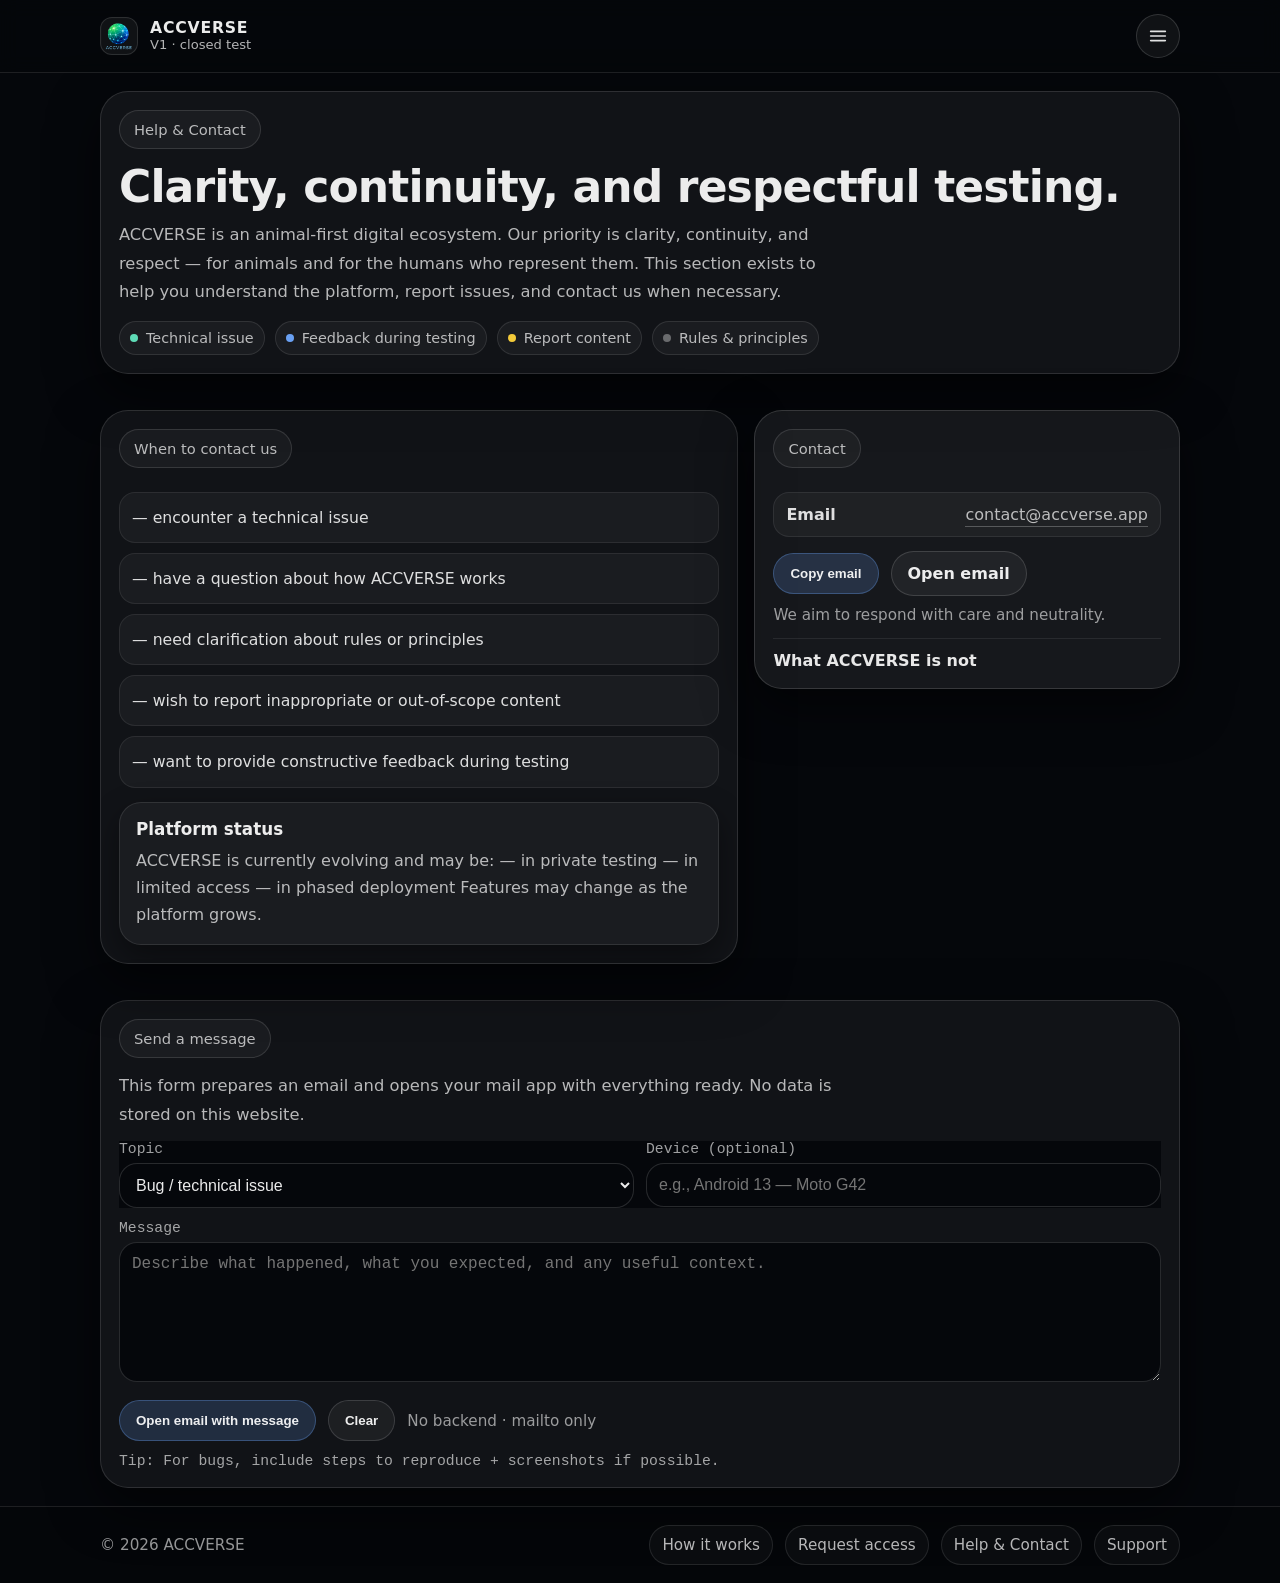
<file: contact.html>
<!doctype html>
<html lang="en">
  <head>
    <meta charset="utf-8" />
    <meta name="viewport" content="width=device-width,initial-scale=1,viewport-fit=cover" />
    <title>ACCVERSE — Help & Contact</title>
    <meta name="description" content="Help & Contact for ACCVERSE. Questions, feedback, and reporting during closed testing." />

    <style>
      :root{
        --bg:#05070B;               /* app black */
        --panel: rgba(255,255,255,.06);
        --panel2: rgba(255,255,255,.09);
        --line: rgba(255,255,255,.10);

        --text: rgba(255,255,255,.92);
        --muted: rgba(255,255,255,.70);
        --muted2: rgba(255,255,255,.58);

        --radius: 22px;
        --radius2: 28px;

        --shadow: 0 18px 50px rgba(0,0,0,.55);
        --shadow2: 0 12px 30px rgba(0,0,0,.40);

        --max: 1080px;

        --a: rgba(110,168,255,.95); /* app-like blue */
        --ok: rgba(99,230,190,.95);
        --w: rgba(255,212,59,.95);
      }

      *,:before,:after{box-sizing:border-box}
      html{-webkit-text-size-adjust:100%;text-size-adjust:100%}
      body{
        margin:0; min-height:100vh;
        background: var(--bg);
        color: var(--text);
        font-family: ui-sans-serif, system-ui, -apple-system, Segoe UI, Roboto, Arial, "Apple Color Emoji","Segoe UI Emoji";
      }
      a{color:inherit}
      .wrap{min-height:100svh;display:flex;flex-direction:column}

      .container{
        width: min(var(--max), calc(100% - 40px));
        margin: 0 auto;
      }

      /* ===== Header (menu only) ===== */
      header{
        position:sticky; top:0; z-index:50;
        background: rgba(5,7,11,.72);
        backdrop-filter: blur(10px);
        border-bottom: 1px solid var(--line);
      }
      .headerInner{
        display:flex; align-items:center; justify-content:space-between;
        gap:14px; padding:14px 0;
      }

      .brand{
        display:flex; align-items:center; gap:12px;
        text-decoration:none;
        min-width:0;
      }
      .brandAvatar{
        width:38px; height:38px; border-radius:12px;
        border:1px solid rgba(255,255,255,.12);
        background: rgba(255,255,255,.05);
        display:grid; place-items:center;
        overflow:hidden;
        flex:0 0 auto;
      }
      .brandAvatar img{width:100%;height:100%;object-fit:cover;display:block}
      .brandText{min-width:0; line-height:1.05}
      .brandTitle{font-weight:750; letter-spacing:.05em; font-size:.98rem}
      .brandSub{color:var(--muted); font-size:.82rem; margin-top:2px}

      .headerActions{display:flex; align-items:center; gap:10px}

      .iconBtn{
        appearance:none; border:1px solid rgba(255,255,255,.14);
        background: rgba(255,255,255,.05);
        color: var(--text);
        width:44px; height:44px;
        border-radius: 999px;
        display:grid; place-items:center;
        cursor:pointer;
      }
      .iconBtn:hover{
        background: rgba(255,255,255,.08);
        border-color: rgba(255,255,255,.22);
      }

      .menuPanel{
        display:none;
        border-top:1px solid rgba(255,255,255,.08);
        background: rgba(5,7,11,.92);
      }
      .menuPanel.open{display:block}
      .menuGrid{
        padding: 12px 0 18px;
        display:grid;
        gap:10px;
      }
      .menuLink{
        text-decoration:none;
        padding: 12px 14px;
        border-radius: 16px;
        border: 1px solid rgba(255,255,255,.10);
        background: rgba(255,255,255,.04);
        color: var(--text);
      }
      .menuLink:hover{background: rgba(255,255,255,.07)}

      main{flex:1}
      .section{padding: 18px 0}

      /* ===== Panels / Cards ===== */
      .panel{
        border-radius: var(--radius2);
        border: 1px solid rgba(255,255,255,.12);
        background: rgba(255,255,255,.05);
        box-shadow: var(--shadow);
        overflow:hidden;
        padding: 18px;
      }
      .panel.strong{
        background: rgba(255,255,255,.07);
        border-color: rgba(255,255,255,.14);
      }

      .kicker{
        display:inline-flex;
        align-items:center;
        gap:10px;
        padding: 10px 14px;
        border-radius: 999px;
        border: 1px solid rgba(255,255,255,.12);
        background: rgba(255,255,255,.04);
        color: var(--muted);
        font-size: .92rem;
        margin: 0 0 14px;
      }

      h1{
        margin:0 0 10px;
        font-size: clamp(26px, 4.6vw, 44px);
        line-height: 1.10;
        letter-spacing: -0.02em;
      }
      .subtitle{
        margin:0;
        color: var(--muted);
        line-height: 1.75;
        max-width: 70ch;
        font-size: 1.02rem;
      }

      .pills{display:flex;flex-wrap:wrap;gap:10px;margin-top:14px}
      .pill{
        display:inline-flex; align-items:center; gap:8px;
        padding:8px 10px;
        border-radius:999px;
        border:1px solid rgba(255,255,255,.10);
        background: rgba(255,255,255,.04);
        color: var(--muted);
        font-size:.90rem;
      }
      .dot{width:8px;height:8px;border-radius:999px;background:rgba(255,255,255,.35)}
      .dot.ok{background:var(--ok)}
      .dot.w{background:var(--w)}
      .dot.a{background:var(--a)}

      .grid{
        display:grid;
        grid-template-columns: 1.2fr .8fr;
        gap: 16px;
        align-items:start;
      }
      @media (max-width: 980px){
        .grid{grid-template-columns:1fr}
      }

      .steps{list-style:none;margin:0;padding:0}
      .steps li{
        padding: 12px 12px;
        margin: 10px 0;
        border-radius: 16px;
        background: rgba(255,255,255,.04);
        border: 1px solid rgba(255,255,255,.08);
        color: rgba(255,255,255,.86);
        line-height: 1.6;
        font-size: .98rem;
      }

      .card{
        margin-top:14px;
        padding: 16px;
        border-radius: var(--radius);
        border: 1px solid rgba(255,255,255,.10);
        background: rgba(255,255,255,.04);
        box-shadow: var(--shadow2);
      }
      .card h3{margin:0 0 8px;font-size:1.05rem}
      .card p{margin:0;color:var(--muted);line-height:1.7}

      .kv{
        display:grid;
        grid-template-columns: 1fr auto;
        gap:10px;
        align-items:center;
        padding: 12px 12px;
        border-radius: 16px;
        background: rgba(255,255,255,.04);
        border: 1px solid rgba(255,255,255,.08);
        margin-top: 10px;
      }
      .kv .k{color:rgba(255,255,255,.86);font-weight:650}
      .kv .v{color:var(--muted)}
      .link{
        text-decoration:none;
        border-bottom:1px solid rgba(255,255,255,.25);
        padding-bottom:2px;
      }
      .link:hover{border-bottom-color:rgba(255,255,255,.45)}

      .ctaRow{display:flex; gap:12px; flex-wrap:wrap; margin-top:14px; align-items:center}
      .btn{
        display:inline-flex;
        align-items:center;
        justify-content:center;
        gap:10px;
        text-decoration:none;
        border-radius: 999px;
        padding: 12px 16px;
        font-weight: 650;
        border: 1px solid rgba(255,255,255,.14);
        background: rgba(255,255,255,.05);
        color: var(--text);
        cursor:pointer;
      }
      .btn:hover{background:rgba(255,255,255,.08);border-color:rgba(255,255,255,.22)}
      .btn.primary{
        background: rgba(110,168,255,.18);
        border-color: rgba(110,168,255,.30);
      }
      .btn.primary:hover{background: rgba(110,168,255,.24)}

      .hint{color:var(--muted2);font-size:.95rem}

      details{
        margin-top: 14px;
        border-top: 1px solid rgba(255,255,255,.08);
        padding-top: 12px;
      }
      summary{
        cursor:pointer;
        color: rgba(255,255,255,.90);
        font-weight:650;
        list-style:none;
      }
      summary::-webkit-details-marker{display:none}

      .formGrid{
        display:grid;
        grid-template-columns: 1fr 1fr;
        gap: 12px;
        margin-top: 12px;
        background-color: #05070B;
      }
      @media (max-width: 720px){
        .formGrid{grid-template-columns:1fr}
      }
      .input{
        width:100%;
        border-radius: 18px;
        border: 1px solid rgba(255,255,255,.12);
        background: rgba(255,255,255,.04);
        color: var(--text);
        padding: 12px 12px;
        font-size: 1rem;
        outline:none;
      }
      .input:focus{
        border-color: rgba(110,168,255,.42);
        
        box-shadow: 0 0 0 3px rgba(110,168,255,.14);
      }
      textarea.input{resize:vertical; min-height: 140px}

      .mono{
        font-family: ui-monospace, SFMono-Regular, Menlo, Monaco, Consolas, "Liberation Mono","Courier New", monospace;
        font-size: .92rem;
        color: rgba(255,255,255,.62);
      }

      /* ===== Footer ===== */
      footer{
        border-top: 1px solid rgba(255,255,255,.10);
        padding: 18px 0;
        background: rgba(0,0,0,.18);
      }
      .footerInner{
        display:flex;
        align-items:center;
        justify-content:space-between;
        gap: 12px;
        flex-wrap:wrap;
        color: var(--muted2);
        font-size: .95rem;
      }
      .footerLinks{display:flex;gap:12px;flex-wrap:wrap}
      .footerLink{
        text-decoration:none;
        color: var(--muted);
        padding: 10px 12px;
        border-radius: 999px;
        border: 1px solid rgba(255,255,255,.10);
        background: rgba(255,255,255,.03);
      }
      .footerLink:hover{color:var(--text);background:rgba(255,255,255,.06)}
      /* Select dark theme (desktop browsers only) */
/* Make native selects darker (best-effort on desktop) */
.input{
  background-color: #05070B;
  color: rgba(255,255,255,.92);
  border: 1px solid rgba(255,255,255,.14);
}

/* Try to force dark dropdown list */
.input option{
  background-color: #05070B;
  color: rgba(255,255,255,.92);
}

/* Reduce the harsh native highlight where supported */
.input:focus{
  outline: none;
  border-color: rgba(207,198,242,.40);
  box-shadow: 0 0 0 3px rgba(207,198,242,.14);
}

/* Firefox-only: makes the dropdown follow dark color-scheme better */
.input{
  color-scheme: dark;
}


    </style>
  </head>

  <body>
    <div class="wrap">
      <!-- HEADER -->
      <header>
        <div class="container">
          <div class="headerInner">
            <a class="brand" href="index.html#top" aria-label="ACCVERSE home">
              <!-- Optional: replace the image path if you have an icon -->
              <div class="brandAvatar" aria-hidden="true">
                <img src="assets/accverse-app-avatar.png" alt="" />
              </div>
              <div class="brandText">
                <div class="brandTitle">ACCVERSE</div>
                <div class="brandSub">V1 · closed test</div>
              </div>
            </a>

            <div class="headerActions">
              <button id="menuBtn" class="iconBtn" type="button" aria-label="Menu">
                <svg width="22" height="22" viewBox="0 0 24 24" fill="none" aria-hidden="true">
                  <path d="M4 7h16M4 12h16M4 17h16"
                        stroke="rgba(255,255,255,.88)"
                        stroke-width="1.8"
                        stroke-linecap="round"/>
                </svg>
              </button>
            </div>
          </div>
        </div>

        <div id="menuPanel" class="menuPanel" aria-label="Menu">
          <div class="container">
            <div class="menuGrid">
              <a class="menuLink" href="index.html#how">How it works</a>
              <a class="menuLink" href="index.html#v1">V1 features</a>
              <a class="menuLink" href="index.html#access">Request access</a>
             
            </div>
          </div>
        </div>
      </header>

      <main id="top">
        <div class="container">
          <!-- HERO -->
          <section class="section">
            <div class="panel">
              <div class="kicker">Help & Contact</div>
              <h1>Clarity, continuity, and respectful testing.</h1>
              <p class="subtitle">
                ACCVERSE is an animal-first digital ecosystem.
                Our priority is clarity, continuity, and respect — for animals and for the humans who represent them.
                This section exists to help you understand the platform, report issues, and contact us when necessary.
              </p>

              <div class="pills" aria-label="Contact types">
                <span class="pill"><span class="dot ok"></span> Technical issue</span>
                <span class="pill"><span class="dot a"></span> Feedback during testing</span>
                <span class="pill"><span class="dot w"></span> Report content</span>
                <span class="pill"><span class="dot"></span> Rules & principles</span>
              </div>
            </div>
          </section>

          <!-- CONTENT -->
          <section class="section">
            <div class="grid">
              <!-- Left -->
              <div class="panel">
                <div class="kicker">When to contact us</div>
                <ul class="steps">
                  <li>— encounter a technical issue</li>
                  <li>— have a question about how ACCVERSE works</li>
                  <li>— need clarification about rules or principles</li>
                  <li>— wish to report inappropriate or out-of-scope content</li>
                  <li>— want to provide constructive feedback during testing</li>
                </ul>

                <div class="card">
                  <h3>Platform status</h3>
                  <p>
                    ACCVERSE is currently evolving and may be:
                    — in private testing
                    — in limited access
                    — in phased deployment
                    Features may change as the platform grows.
                  </p>
                </div>
              </div>

              <!-- Right -->
              <aside class="panel strong">
                <div class="kicker">Contact</div>

                <div class="kv">
                  <div class="k">Email</div>
                  <div class="v"><a class="link" href="mailto:contact@accverse.app">contact@accverse.app</a></div>
                </div>

                <div class="ctaRow">
                  <button class="btn primary" type="button" id="copyEmail">Copy email</button>
                  <a class="btn" href="mailto:contact@accverse.app?subject=ACCVERSE%20%5BV1%20Closed%20Test%5D%20Help">Open email</a>
                </div>

                <p class="hint" id="copyHint" style="margin:10px 0 0">
                  We aim to respond with care and neutrality.
                </p>

                <details>
                  <summary>What ACCVERSE is not</summary>
                  <div style="margin-top:10px;color:rgba(255,255,255,.84);line-height:1.7">
                    <p style="margin:0 0 10px">ACCVERSE does not provide:</p>
                    <ul style="margin:0;padding-left:18px">
                      <li>medical advice</li>
                      <li>legal advice</li>
                      <li>emergency support</li>
                    </ul>
                    <p style="margin:10px 0 0">
                      Decisions concerning animals always remain the responsibility of their human representatives
                      and must comply with local laws and regulations.
                    </p>
                  </div>
                </details>
              </aside>
            </div>
          </section>

          <!-- FORM (mailto) -->
          <section class="section">
            <div class="panel">
              <div class="kicker">Send a message</div>
              <p class="subtitle" style="margin-bottom:12px">
                This form prepares an email and opens your mail app with everything ready.
                No data is stored on this website.
              </p>

              <div class="formGrid">
                <div>
                  <label class="mono" for="topic" style="display:block;margin-bottom:6px">Topic</label>
                  <select id="topic" class="input" aria-label="Topic">
                    <option value="Bug / technical issue">Bug / technical issue</option>
                    <option value="Feedback during testing">Feedback during testing</option>
                    <option value="Report content">Report content</option>
                    <option value="Rules / principles">Rules / principles</option>
                    <option value="Other">Other</option>
                  </select>
                </div>
                <div>
                  <label class="mono" for="device" style="display:block;margin-bottom:6px">Device (optional)</label>
                  <input id="device" class="input" type="text" placeholder="e.g., Android 13 — Moto G42" />
                </div>
              </div>

              <div style="margin-top:12px">
                <label class="mono" for="message" style="display:block;margin-bottom:6px">Message</label>
                <textarea id="message" class="input" rows="6"
                  placeholder="Describe what happened, what you expected, and any useful context."></textarea>
              </div>

              <div class="ctaRow">
                <button class="btn primary" type="button" id="sendMail">Open email with message</button>
                <button class="btn" type="button" id="clearForm">Clear</button>
                <span class="hint">No backend · mailto only</span>
              </div>

              <p class="mono" style="margin:12px 0 0">
                Tip: For bugs, include steps to reproduce + screenshots if possible.
              </p>
            </div>
          </section>
        </div>
      </main>

      <footer>
        <div class="container">
          <div class="footerInner">
            <div>© <span id="y"></span> ACCVERSE</div>
            <div class="footerLinks">
              <a class="footerLink" href="index.html#how">How it works</a>
              <a class="footerLink" href="index.html#access">Request access</a>
              <a class="footerLink" href="contact.html">Help & Contact</a>
              <a class="footerLink" href="support.html">Support</a>
            </div>
          </div>
        </div>
      </footer>
    </div>

    <script>
      document.getElementById("y").textContent = new Date().getFullYear();

      // menu toggle
      const btn = document.getElementById("menuBtn");
      const panel = document.getElementById("menuPanel");
      btn?.addEventListener("click", () => panel.classList.toggle("open"));
      panel?.addEventListener("click", (e) => {
        if (e.target.closest("a")) panel.classList.remove("open");
      });

      // copy email
      const copyBtn = document.getElementById("copyEmail");
      const copyHint = document.getElementById("copyHint");
      copyBtn?.addEventListener("click", async () => {
        try{
          await navigator.clipboard.writeText("contact@accverse.app");
          copyHint.textContent = "Copied: contact@accverse.app";
        }catch{
          copyHint.textContent = "Copy not allowed here. Please copy manually: contact@accverse.app";
        }
      });

      // mailto form
      const sendBtn = document.getElementById("sendMail");
      const clearBtn = document.getElementById("clearForm");

      function buildMailto(){
        const topic = document.getElementById("topic").value || "Help";
        const device = document.getElementById("device").value || "";
        const message = document.getElementById("message").value || "";

        const subject = `ACCVERSE [V1 Closed Test] — ${topic}`;
        const body = [
          `Topic: ${topic}`,
          `Device: ${device || ""}`,
          ``,
          message || "(Write your message here)",
          ``,
          `—`,
          `ACCVERSE is animal-first. Please keep reports factual when possible.`
        ].join("\n");

        return `mailto:contact@accverse.app?subject=${encodeURIComponent(subject)}&body=${encodeURIComponent(body)}`;
      }

      sendBtn?.addEventListener("click", () => {
        window.location.href = buildMailto();
      });

      clearBtn?.addEventListener("click", () => {
        document.getElementById("device").value = "";
        document.getElementById("message").value = "";
        document.getElementById("topic").value = "Bug / technical issue";
      });
    </script>
  </body>
</html>
</file>
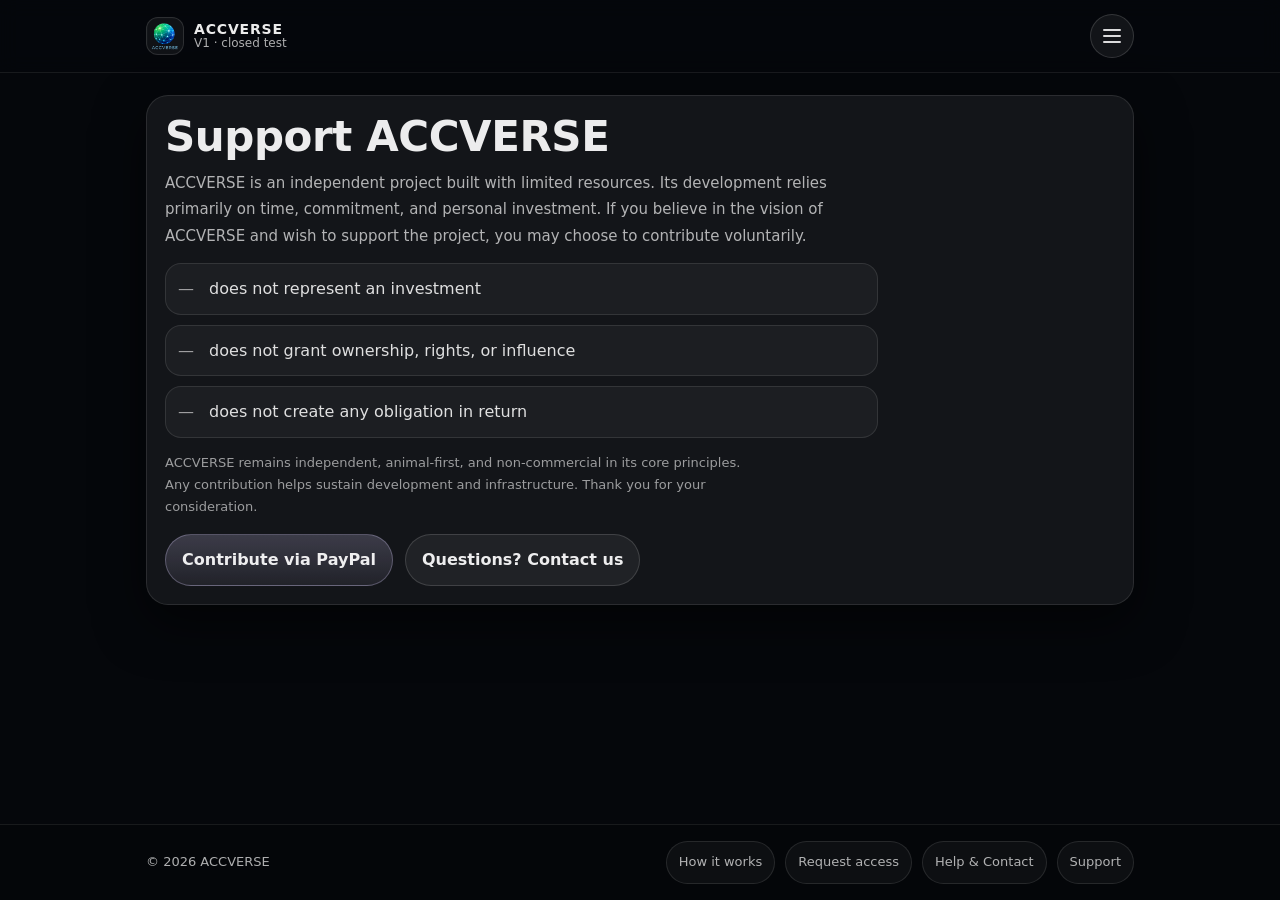
<file: support.html>
<!doctype html>
<html lang="en">
  <head>
    <meta charset="utf-8" />
    <meta name="viewport" content="width=device-width,initial-scale=1,viewport-fit=cover" />
    <title>ACCVERSE — Support</title>
    <meta
      name="description"
      content="Support ACCVERSE — voluntary contributions to sustain development and infrastructure."
    />

    <style>
      :root{
        --bg:#05070B;
        --panel:rgba(255,255,255,.06);
        --panel2:rgba(255,255,255,.09);
        --line:rgba(255,255,255,.10);
        --text:rgba(255,255,255,.92);
        --muted:rgba(255,255,255,.68);
        --muted2:rgba(255,255,255,.58);

        --accent:#cfc6f2;
        --accent2:#a298c7;

        --radius:22px;
        --shadow:0 18px 50px rgba(0,0,0,.55);
        --shadow2:0 12px 30px rgba(0,0,0,.40);

        --max:1020px;
      }

      *{ box-sizing:border-box }
      html,body{ height:100% }
      body{
        margin:0;
        color:var(--text);
        font:16px/1.6 ui-sans-serif, system-ui, -apple-system, Segoe UI, Roboto, Arial;
        background: var(--bg);
      }
      a{ color:inherit; text-decoration:none }
      a:hover{ text-decoration:underline }

      .wrap{ min-height:100svh; display:flex; flex-direction:column; }

      /* Header */
      header{
        position:sticky; top:0; z-index:50;
        background: rgba(5,7,11,.82);
        backdrop-filter: blur(10px);
        border-bottom:1px solid rgba(255,255,255,.08);
      }
      .header-inner{
        max-width:var(--max);
        margin:0 auto;
        padding:14px 16px;
        display:flex;
        align-items:center;
        justify-content:space-between;
        gap:12px;
      }

      .brand{
        display:flex;
        align-items:center;
        gap:10px;
        min-width:0;
      }
      .brandMark{
        width:38px; height:38px; border-radius:12px;
        border:1px solid rgba(255,255,255,.12);
        background: rgba(255,255,255,.05);
        display:grid; place-items:center;
        overflow:hidden;
        flex:0 0 auto;
      }
      .brandMark img{width:100%;height:100%;object-fit:cover;display:block}
      .brandText{ display:flex; flex-direction:column; line-height:1.1; min-width:0; }
      .brandName{
        font-weight:750;
        letter-spacing:.06em;
        font-size:14px;
        white-space:nowrap;
      }
      .brandTag{
        font-size:12px;
        color:var(--muted);
        white-space:nowrap;
      }

      .menuBtn{
        width:44px; height:44px;
        border-radius:999px;
        border:1px solid rgba(255,255,255,.14);
        background: rgba(255,255,255,.06);
        display:inline-flex;
        align-items:center;
        justify-content:center;
        cursor:pointer;
      }
      .menuBtn:hover{ background: rgba(255,255,255,.09); border-color: rgba(255,255,255,.20); }
      .menuIcon{
        width:18px; height:18px;
        display:block;
        position:relative;
      }
      .menuIcon::before,
      .menuIcon::after,
      .menuIcon span{
        content:"";
        position:absolute;
        left:0; right:0;
        height:2px;
        background: rgba(255,255,255,.85);
        border-radius:2px;
      }
      .menuIcon::before{ top:2px; }
      .menuIcon span{ top:8px; }
      .menuIcon::after{ top:14px; }

      .menuPanel{
        display:none;
        border-bottom:1px solid rgba(255,255,255,.08);
        background: rgba(5,7,11,.92);
      }
      .menuPanel.open{ display:block; }
      .menuInner{
        max-width:var(--max);
        margin:0 auto;
        padding:12px 16px 16px;
        display:grid;
        gap:10px;
      }
      .menuLink{
        padding:12px 14px;
        border-radius:16px;
        border:1px solid rgba(255,255,255,.12);
        background: rgba(255,255,255,.05);
        color: var(--text);
        text-decoration:none;
      }
      .menuLink:hover{ background: rgba(255,255,255,.08); }

      /* Main */
      main{ flex:1; }
      .container{
        max-width:var(--max);
        margin:0 auto;
        padding:22px 16px 56px;
      }

      .panel{
        background: var(--panel);
        border:1px solid rgba(255,255,255,.10);
        border-radius: var(--radius);
        box-shadow: var(--shadow);
        padding:18px;
      }

      h1{
        margin:0 0 10px;
        font-size: clamp(26px, 4.5vw, 42px);
        line-height:1.1;
        letter-spacing:-.01em;
      }
      .lead{
        margin:0;
        color:var(--muted);
        font-size:15px;
        line-height:1.75;
        max-width:70ch;
      }

      .bullets{
        margin:14px 0 0;
        padding:0;
        list-style:none;
        display:grid;
        gap:10px;
        max-width:70ch;
      }
      .bullets li{
        padding:12px 12px;
        border-radius:16px;
        border:1px solid rgba(255,255,255,.10);
        background: rgba(255,255,255,.04);
        color: rgba(255,255,255,.86);
      }
      .dash{ color: var(--muted2); margin-right:10px; }

      .ctaRow{
        margin-top:16px;
        display:flex;
        gap:12px;
        flex-wrap:wrap;
        align-items:center;
      }
      .btn{
        display:inline-flex;
        align-items:center;
        justify-content:center;
        gap:10px;
        padding:12px 16px;
        border-radius:999px;
        border:1px solid rgba(255,255,255,.14);
        background: rgba(255,255,255,.06);
        color: var(--text);
        font-weight:650;
        cursor:pointer;
        text-decoration:none;
      }
      .btn:hover{ background: rgba(255,255,255,.09); border-color: rgba(255,255,255,.20); }
      .btnPrimary{
        background: linear-gradient(180deg, rgba(207,198,242,.22), rgba(207,198,242,.08));
        border-color: rgba(207,198,242,.30);
      }
      .btnPrimary:hover{
        background: linear-gradient(180deg, rgba(207,198,242,.28), rgba(207,198,242,.10));
      }

      .note{
        margin-top:14px;
        color: var(--muted2);
        font-size:13px;
        line-height:1.7;
        max-width:70ch;
      }

      /* Footer */
      footer{
        border-top:1px solid rgba(255,255,255,.08);
        background: rgba(0,0,0,.18);
      }
      .footer-inner{
        max-width:var(--max);
        margin:0 auto;
        padding:16px;
        display:flex;
        flex-wrap:wrap;
        gap:10px 16px;
        align-items:center;
        justify-content:space-between;
        color:var(--muted);
        font-size:13px;
      }
      .footer-links{ display:flex; gap:10px; flex-wrap:wrap; }
      .pillLink{
        padding:10px 12px;
        border-radius:999px;
        border:1px solid rgba(255,255,255,.10);
        background: rgba(255,255,255,.04);
        text-decoration:none;
        color:var(--muted);
      }
      .pillLink:hover{ color:var(--text); background: rgba(255,255,255,.07); }

      @media (max-width:520px){
        .menuBtn{ width:42px; height:42px; }
      }
    </style>
  </head>

  <body>
    <div class="wrap">
      <header>
        <div class="header-inner">
          <a class="brand" href="index.html" aria-label="ACCVERSE home">
            <div class="brandMark" aria-hidden="true">
              <img src="assets/accverse-app-avatar.png" alt="" />
            </div>
            <div class="brandText">
              <div class="brandName">ACCVERSE</div>
              <div class="brandTag">V1 · closed test</div>
            </div>
          </a>

          <button class="menuBtn" type="button" aria-label="Open menu" aria-expanded="false" aria-controls="menu">
            <i class="menuIcon" aria-hidden="true"><span></span></i>
          </button>
        </div>

        <div id="menu" class="menuPanel" role="navigation" aria-label="Menu">
          <div class="menuInner">
            <a class="menuLink" href="index.html#how">How it works</a>
            <a class="menuLink" href="index.html#today">V1</a>
            <a class="menuLink" href="index.html#access">Request access</a>
          
          </div>
        </div>
      </header>

      <main>
        <div class="container">
          <section class="panel">
            <h1>Support ACCVERSE</h1>
            <p class="lead">
              ACCVERSE is an independent project built with limited resources.
              Its development relies primarily on time, commitment, and personal investment.
              If you believe in the vision of ACCVERSE and wish to support the project, you may choose to contribute voluntarily.
            </p>

            <ul class="bullets" aria-label="Support terms">
              <li><span class="dash">—</span> does not represent an investment</li>
              <li><span class="dash">—</span> does not grant ownership, rights, or influence</li>
              <li><span class="dash">—</span> does not create any obligation in return</li>
            </ul>

            <p class="note">
              ACCVERSE remains independent, animal-first, and non-commercial in its core principles.
              Any contribution helps sustain development and infrastructure. Thank you for your consideration.
            </p>

            <div class="ctaRow">
              <a class="btn btnPrimary" href="https://paypal.me/ACCVERSEapp" target="_blank" rel="noopener">
                Contribute via PayPal
              </a>
              <a class="btn" href="contact.html">Questions? Contact us</a>
            </div>
          </section>
        </div>
      </main>

      <footer>
        <div class="footer-inner">
          <div>© <span id="y"></span> ACCVERSE</div>
          <div class="footer-links">
            <a class="pillLink" href="index.html#how">How it works</a>
            <a class="pillLink" href="index.html#access">Request access</a>
            <a class="pillLink" href="contact.html">Help &amp; Contact</a>
            <a class="pillLink" href="support.html">Support</a>
          </div>
        </div>
      </footer>
    </div>

    <script>
      // year
      document.getElementById("y").textContent = new Date().getFullYear();

      // menu toggle
      const btn = document.querySelector(".menuBtn");
      const panel = document.getElementById("menu");

      btn.addEventListener("click", () => {
        const isOpen = panel.classList.toggle("open");
        btn.setAttribute("aria-expanded", String(isOpen));
      });
    </script>
  </body>
</html>
</file>
